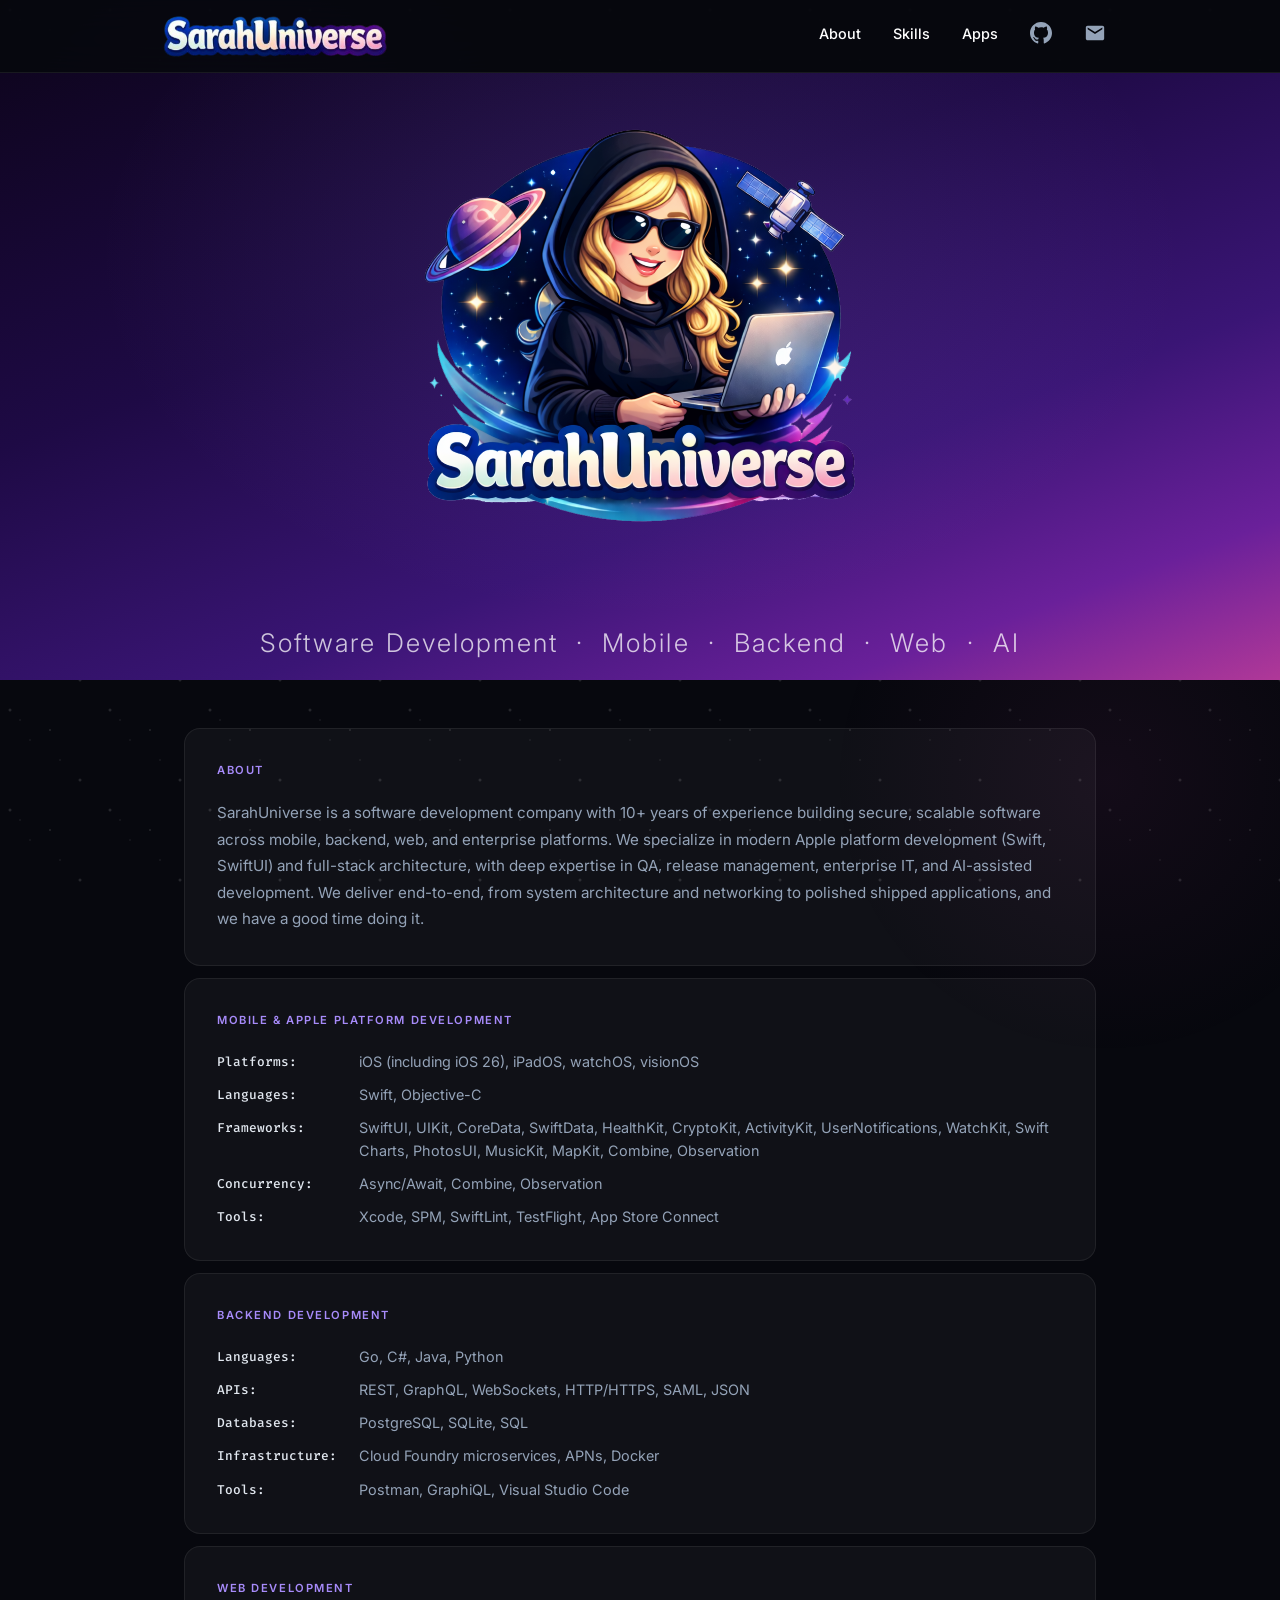
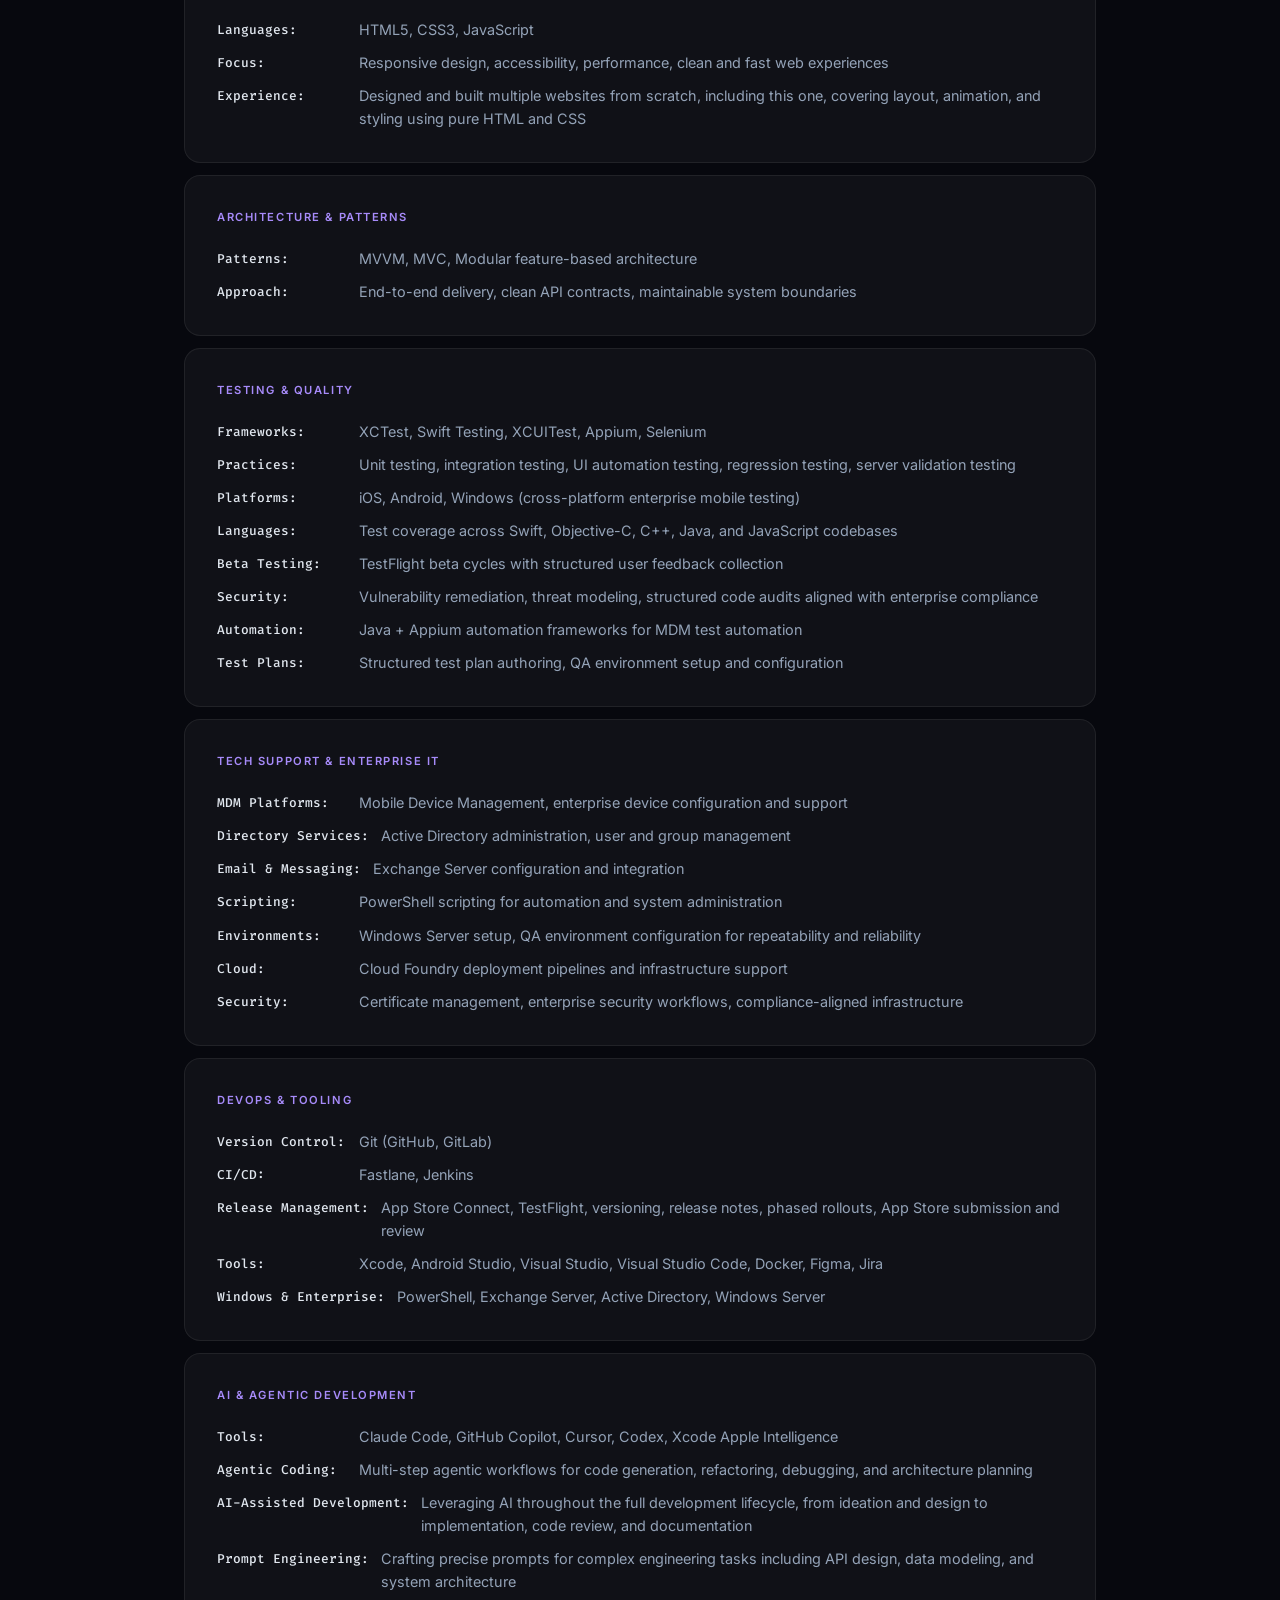
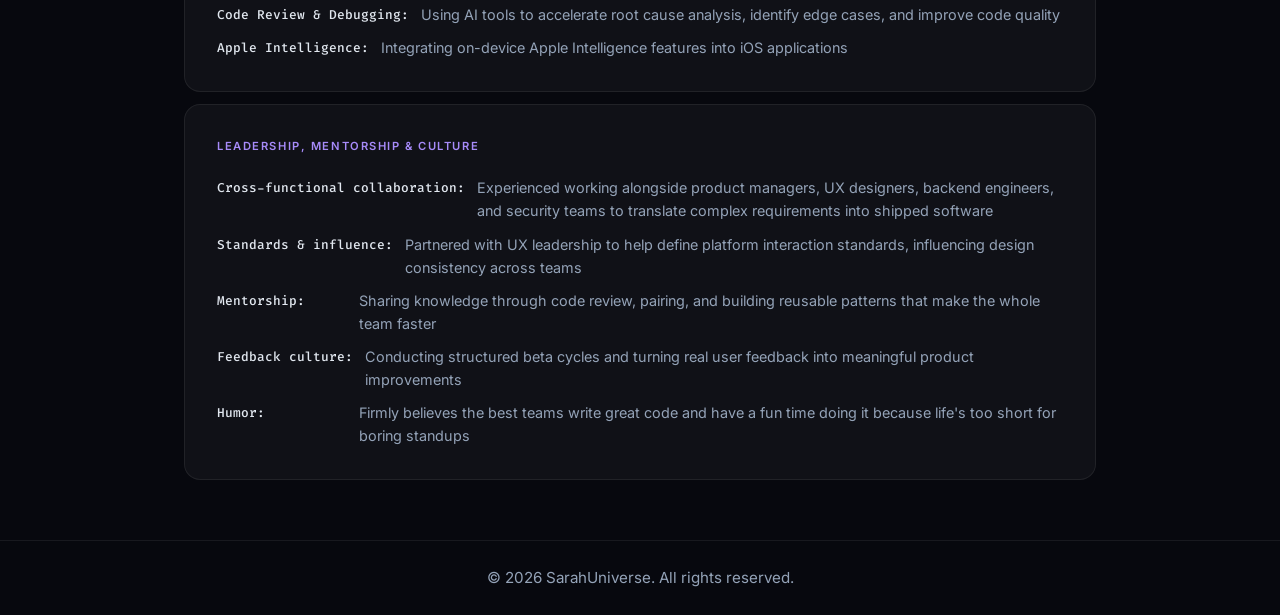
<file: index.html>
<!DOCTYPE html>
<html lang="en">
<head>
  <meta charset="UTF-8" />
  <meta name="viewport" content="width=device-width, initial-scale=1.0"/>
  <title>SarahUniverse: Software Development</title>
  <link rel="stylesheet" href="style.css"/>
</head>
<body>
  <div class="stars"></div>
  <div class="stars2"></div>
  <div class="stars3"></div>

  <nav class="navbar">
    <div class="nav-container">
      <div class="nav-brand">
        <img src="assets/name-transparent.png" class="nav-logo" alt="SarahUniverse Logo">
        <span class="brand-name">SarahUniverse</span>
      </div>
      <ul class="nav-links">
        <li><a href="#about">About</a></li>
        <li><a href="#skills">Skills</a></li>
        <li><a href="apps.html">Apps</a></li>
        <li>
          <a href="https://github.com/OGSarah" target="_blank" rel="noopener" class="github-icon-link" aria-label="GitHub profile">
            <svg class="github-icon" xmlns="http://www.w3.org/2000/svg" viewBox="0 0 24 24" aria-hidden="true">
              <path d="M12 0C5.374 0 0 5.373 0 12c0 5.302 3.438 9.8 8.207 11.387.599.111.793-.261.793-.577v-2.234c-3.338.726-4.033-1.416-4.033-1.416-.546-1.387-1.333-1.756-1.333-1.756-1.089-.745.083-.729.083-.729 1.205.084 1.839 1.237 1.839 1.237 1.07 1.834 2.807 1.304 3.492.997.107-.775.418-1.305.762-1.604-2.665-.305-5.467-1.334-5.467-5.931 0-1.311.469-2.381 1.236-3.221-.124-.303-.535-1.524.117-3.176 0 0 1.008-.322 3.301 1.23A11.509 11.509 0 0 1 12 5.803c.96.005 1.927.138 2.993.404 2.291-1.552 3.297-1.23 3.297-1.23.653 1.653.242 2.874.118 3.176.77.84 1.235 1.911 1.235 3.221 0 4.609-2.807 5.624-5.479 5.921.43.372.823 1.102.823 2.222v3.293c0 .319.192.694.801.576C20.566 21.797 24 17.3 24 12c0-6.627-5.373-12-12-12z"/>
            </svg>
          </a>
        </li>
        <li>
          <a href="mailto:sarah@sarahuniverse.com" class="github-icon-link" aria-label="Send email">
            <svg class="github-icon" xmlns="http://www.w3.org/2000/svg" viewBox="0 0 24 24" aria-hidden="true">
              <path d="M20 4H4c-1.1 0-2 .9-2 2v12c0 1.1.9 2 2 2h16c1.1 0 2-.9 2-2V6c0-1.1-.9-2-2-2zm0 4-8 5-8-5V6l8 5 8-5v2z"/>
            </svg>
          </a>
        </li>
      </ul>
    </div>
  </nav>

  <header class="header">
    <img src="assets/logo-transparent.png" class="header-logo" alt="SarahUniverse Logo">
    <p class="tagline">Software Development &nbsp;·&nbsp; Mobile &nbsp;·&nbsp; Backend &nbsp;·&nbsp; Web &nbsp;·&nbsp; AI</p>
  </header>

  <main class="content">

    <section id="about">
      <h2>About</h2>
      <p>SarahUniverse is a software development company with 10+ years of experience building secure, scalable software across mobile, backend, web, and enterprise platforms. We specialize in modern Apple platform development (Swift, SwiftUI) and full-stack architecture, with deep expertise in QA, release management, enterprise IT, and AI-assisted development. We deliver end-to-end, from system architecture and networking to polished shipped applications, and we have a good time doing it.</p>
    </section>

    <section id="skills">
      <h2>Mobile &amp; Apple Platform Development</h2>
      <ul>
        <li><strong>Platforms:</strong> iOS (including iOS 26), iPadOS, watchOS, visionOS</li>
        <li><strong>Languages:</strong> Swift, Objective-C</li>
        <li><strong>Frameworks:</strong> SwiftUI, UIKit, CoreData, SwiftData, HealthKit, CryptoKit, ActivityKit, UserNotifications, WatchKit, Swift Charts, PhotosUI, MusicKit, MapKit, Combine, Observation</li>
        <li><strong>Concurrency:</strong> Async/Await, Combine, Observation</li>
        <li><strong>Tools:</strong> Xcode, SPM, SwiftLint, TestFlight, App Store Connect</li>
      </ul>
    </section>

    <section>
      <h2>Backend Development</h2>
      <ul>
        <li><strong>Languages:</strong> Go, C#, Java, Python</li>
        <li><strong>APIs:</strong> REST, GraphQL, WebSockets, HTTP/HTTPS, SAML, JSON</li>
        <li><strong>Databases:</strong> PostgreSQL, SQLite, SQL</li>
        <li><strong>Infrastructure:</strong> Cloud Foundry microservices, APNs, Docker</li>
        <li><strong>Tools:</strong> Postman, GraphiQL, Visual Studio Code</li>
      </ul>
    </section>

    <section>
      <h2>Web Development</h2>
      <ul>
        <li><strong>Languages:</strong> HTML5, CSS3, JavaScript</li>
        <li><strong>Focus:</strong> Responsive design, accessibility, performance, clean and fast web experiences</li>
        <li><strong>Experience:</strong> Designed and built multiple websites from scratch, including this one, covering layout, animation, and styling using pure HTML and CSS</li>
      </ul>
    </section>

    <section>
      <h2>Architecture &amp; Patterns</h2>
      <ul>
        <li><strong>Patterns:</strong> MVVM, MVC, Modular feature-based architecture</li>
        <li><strong>Approach:</strong> End-to-end delivery, clean API contracts, maintainable system boundaries</li>
      </ul>
    </section>

    <section>
      <h2>Testing &amp; Quality</h2>
      <ul>
        <li><strong>Frameworks:</strong> XCTest, Swift Testing, XCUITest, Appium, Selenium</li>
        <li><strong>Practices:</strong> Unit testing, integration testing, UI automation testing, regression testing, server validation testing</li>
        <li><strong>Platforms:</strong> iOS, Android, Windows (cross-platform enterprise mobile testing)</li>
        <li><strong>Languages:</strong> Test coverage across Swift, Objective-C, C++, Java, and JavaScript codebases</li>
        <li><strong>Beta Testing:</strong> TestFlight beta cycles with structured user feedback collection</li>
        <li><strong>Security:</strong> Vulnerability remediation, threat modeling, structured code audits aligned with enterprise compliance</li>
        <li><strong>Automation:</strong> Java + Appium automation frameworks for MDM test automation</li>
        <li><strong>Test Plans:</strong> Structured test plan authoring, QA environment setup and configuration</li>
      </ul>
    </section>

    <section>
      <h2>Tech Support &amp; Enterprise IT</h2>
      <ul>
        <li><strong>MDM Platforms:</strong> Mobile Device Management, enterprise device configuration and support</li>
        <li><strong>Directory Services:</strong> Active Directory administration, user and group management</li>
        <li><strong>Email &amp; Messaging:</strong> Exchange Server configuration and integration</li>
        <li><strong>Scripting:</strong> PowerShell scripting for automation and system administration</li>
        <li><strong>Environments:</strong> Windows Server setup, QA environment configuration for repeatability and reliability</li>
        <li><strong>Cloud:</strong> Cloud Foundry deployment pipelines and infrastructure support</li>
        <li><strong>Security:</strong> Certificate management, enterprise security workflows, compliance-aligned infrastructure</li>
      </ul>
    </section>

    <section>
      <h2>DevOps &amp; Tooling</h2>
      <ul>
        <li><strong>Version Control:</strong> Git (GitHub, GitLab)</li>
        <li><strong>CI/CD:</strong> Fastlane, Jenkins</li>
        <li><strong>Release Management:</strong> App Store Connect, TestFlight, versioning, release notes, phased rollouts, App Store submission and review</li>
        <li><strong>Tools:</strong> Xcode, Android Studio, Visual Studio, Visual Studio Code, Docker, Figma, Jira</li>
        <li><strong>Windows &amp; Enterprise:</strong> PowerShell, Exchange Server, Active Directory, Windows Server</li>
      </ul>
    </section>

    <section>
      <h2>AI &amp; Agentic Development</h2>
      <ul>
        <li><strong>Tools:</strong> Claude Code, GitHub Copilot, Cursor, Codex, Xcode Apple Intelligence</li>
        <li><strong>Agentic Coding:</strong> Multi-step agentic workflows for code generation, refactoring, debugging, and architecture planning</li>
        <li><strong>AI-Assisted Development:</strong> Leveraging AI throughout the full development lifecycle, from ideation and design to implementation, code review, and documentation</li>
        <li><strong>Prompt Engineering:</strong> Crafting precise prompts for complex engineering tasks including API design, data modeling, and system architecture</li>
        <li><strong>Code Review &amp; Debugging:</strong> Using AI tools to accelerate root cause analysis, identify edge cases, and improve code quality</li>
        <li><strong>Apple Intelligence:</strong> Integrating on-device Apple Intelligence features into iOS applications</li>
      </ul>
    </section>

    <section>
      <h2>Leadership, Mentorship &amp; Culture</h2>
      <ul>
        <li><strong>Cross-functional collaboration:</strong> Experienced working alongside product managers, UX designers, backend engineers, and security teams to translate complex requirements into shipped software</li>
        <li><strong>Standards &amp; influence:</strong> Partnered with UX leadership to help define platform interaction standards, influencing design consistency across teams</li>
        <li><strong>Mentorship:</strong> Sharing knowledge through code review, pairing, and building reusable patterns that make the whole team faster</li>
        <li><strong>Feedback culture:</strong> Conducting structured beta cycles and turning real user feedback into meaningful product improvements</li>
        <li><strong>Humor:</strong> Firmly believes the best teams write great code and have a fun time doing it because life's too short for boring standups</li>
      </ul>
    </section>

  </main>

  <footer>
    <p>&copy; 2026 SarahUniverse. All rights reserved.</p>
  </footer>

</body>
</html>
</file>
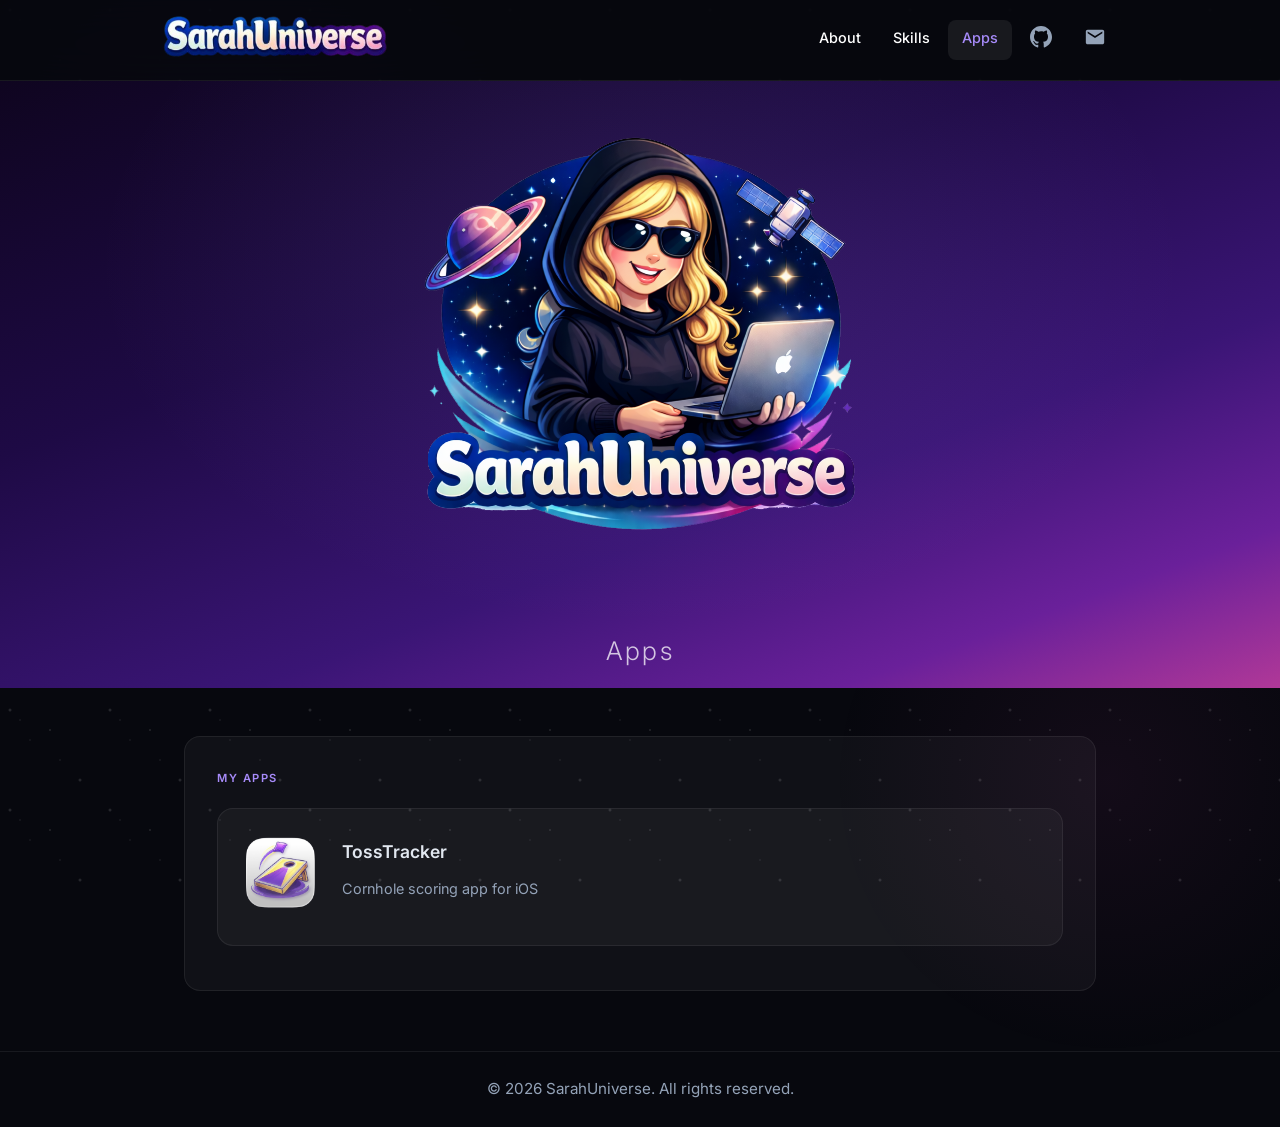
<file: apps.html>
<!DOCTYPE html>
<html lang="en">
<head>
  <meta charset="UTF-8" />
  <meta name="viewport" content="width=device-width, initial-scale=1.0"/>
  <title>Apps — SarahUniverse</title>
  <link rel="stylesheet" href="style.css"/>
</head>
<body>
  <div class="stars"></div>
  <div class="stars2"></div>
  <div class="stars3"></div>

  <nav class="navbar">
    <div class="nav-container">
      <div class="nav-brand">
        <a href="index.html"><img src="assets/name-transparent.png" class="nav-logo" alt="SarahUniverse Logo"></a>
        <a href="index.html" class="brand-name">SarahUniverse</a>
      </div>
      <ul class="nav-links">
        <li><a href="index.html#about">About</a></li>
        <li><a href="index.html#skills">Skills</a></li>
        <li><a href="apps.html" class="active">Apps</a></li>
        <li>
          <a href="https://github.com/OGSarah" target="_blank" rel="noopener" class="github-icon-link" aria-label="GitHub profile">
            <svg class="github-icon" xmlns="http://www.w3.org/2000/svg" viewBox="0 0 24 24" aria-hidden="true">
              <path d="M12 0C5.374 0 0 5.373 0 12c0 5.302 3.438 9.8 8.207 11.387.599.111.793-.261.793-.577v-2.234c-3.338.726-4.033-1.416-4.033-1.416-.546-1.387-1.333-1.756-1.333-1.756-1.089-.745.083-.729.083-.729 1.205.084 1.839 1.237 1.839 1.237 1.07 1.834 2.807 1.304 3.492.997.107-.775.418-1.305.762-1.604-2.665-.305-5.467-1.334-5.467-5.931 0-1.311.469-2.381 1.236-3.221-.124-.303-.535-1.524.117-3.176 0 0 1.008-.322 3.301 1.23A11.509 11.509 0 0 1 12 5.803c.96.005 1.927.138 2.993.404 2.291-1.552 3.297-1.23 3.297-1.23.653 1.653.242 2.874.118 3.176.77.84 1.235 1.911 1.235 3.221 0 4.609-2.807 5.624-5.479 5.921.43.372.823 1.102.823 2.222v3.293c0 .319.192.694.801.576C20.566 21.797 24 17.3 24 12c0-6.627-5.373-12-12-12z"/>
            </svg>
          </a>
        </li>
        <li>
          <a href="mailto:sarah@sarahuniverse.com" class="github-icon-link" aria-label="Send email">
            <svg class="github-icon" xmlns="http://www.w3.org/2000/svg" viewBox="0 0 24 24" aria-hidden="true">
              <path d="M20 4H4c-1.1 0-2 .9-2 2v12c0 1.1.9 2 2 2h16c1.1 0 2-.9 2-2V6c0-1.1-.9-2-2-2zm0 4-8 5-8-5V6l8 5 8-5v2z"/>
            </svg>
          </a>
        </li>
      </ul>
    </div>
  </nav>

  <header class="header">
    <img src="assets/logo-transparent.png" class="header-logo" alt="SarahUniverse Logo">
    <p class="tagline">Apps</p>
  </header>

  <main class="content">

    <section id="about">
      <h2>My Apps</h2>
      <div class="apps-grid">
        <a href="tosstracker.html" class="app-card">
          <div class="app-icon-wrap">
            <img src="assets/tosstrack-icon.png" alt="TossTracker icon">
          </div>
          <div class="app-info">
            <p class="app-name">TossTracker</p>
            <p class="app-description">Cornhole scoring app for iOS</p>
          </div>
        </a>
      </div>
    </section>

  </main>

  <footer>
    <p>&copy; 2026 SarahUniverse. All rights reserved.</p>
  </footer>

</body>
</html>
</file>
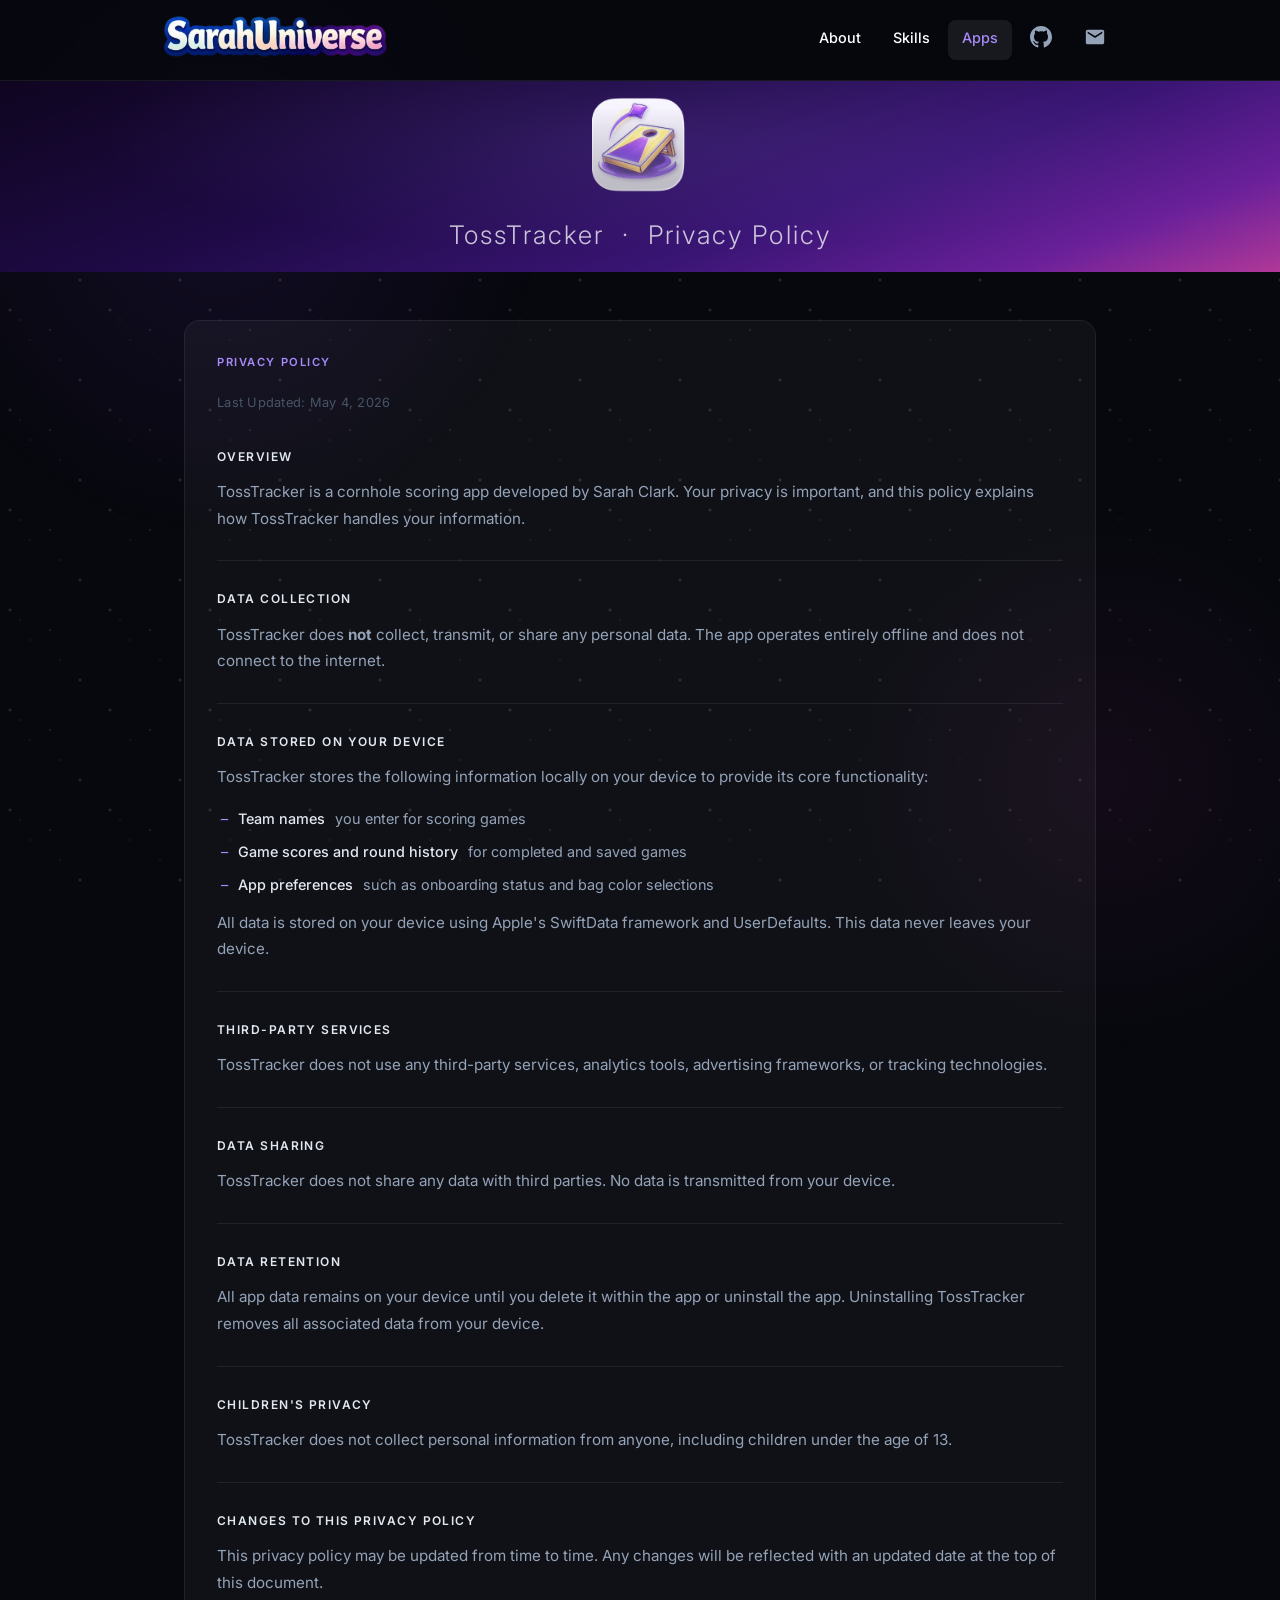
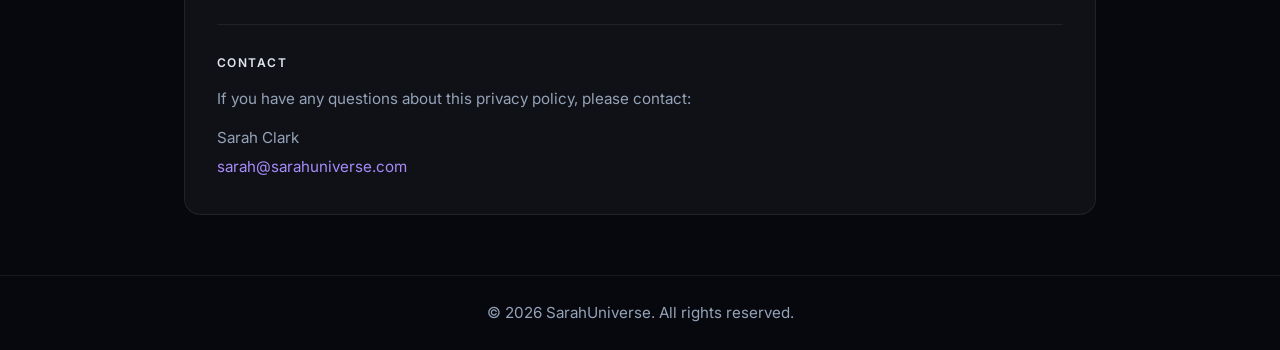
<file: tosstracker-privacy.html>
<!DOCTYPE html>
<html lang="en">
<head>
  <meta charset="UTF-8" />
  <meta name="viewport" content="width=device-width, initial-scale=1.0"/>
  <title>TossTracker Privacy Policy — SarahUniverse</title>
  <link rel="stylesheet" href="style.css"/>
</head>
<body>
  <div class="stars"></div>
  <div class="stars2"></div>
  <div class="stars3"></div>

  <nav class="navbar">
    <div class="nav-container">
      <div class="nav-brand">
        <a href="index.html"><img src="assets/name-transparent.png" class="nav-logo" alt="SarahUniverse Logo"></a>
        <a href="index.html" class="brand-name">SarahUniverse</a>
      </div>
      <ul class="nav-links">
        <li><a href="index.html#about">About</a></li>
        <li><a href="index.html#skills">Skills</a></li>
        <li><a href="apps.html" class="active">Apps</a></li>
        <li>
          <a href="https://github.com/OGSarah" target="_blank" rel="noopener" class="github-icon-link" aria-label="GitHub profile">
            <svg class="github-icon" xmlns="http://www.w3.org/2000/svg" viewBox="0 0 24 24" aria-hidden="true">
              <path d="M12 0C5.374 0 0 5.373 0 12c0 5.302 3.438 9.8 8.207 11.387.599.111.793-.261.793-.577v-2.234c-3.338.726-4.033-1.416-4.033-1.416-.546-1.387-1.333-1.756-1.333-1.756-1.089-.745.083-.729.083-.729 1.205.084 1.839 1.237 1.839 1.237 1.07 1.834 2.807 1.304 3.492.997.107-.775.418-1.305.762-1.604-2.665-.305-5.467-1.334-5.467-5.931 0-1.311.469-2.381 1.236-3.221-.124-.303-.535-1.524.117-3.176 0 0 1.008-.322 3.301 1.23A11.509 11.509 0 0 1 12 5.803c.96.005 1.927.138 2.993.404 2.291-1.552 3.297-1.23 3.297-1.23.653 1.653.242 2.874.118 3.176.77.84 1.235 1.911 1.235 3.221 0 4.609-2.807 5.624-5.479 5.921.43.372.823 1.102.823 2.222v3.293c0 .319.192.694.801.576C20.566 21.797 24 17.3 24 12c0-6.627-5.373-12-12-12z"/>
            </svg>
          </a>
        </li>
        <li>
          <a href="mailto:sarah@sarahuniverse.com" class="github-icon-link" aria-label="Send email">
            <svg class="github-icon" xmlns="http://www.w3.org/2000/svg" viewBox="0 0 24 24" aria-hidden="true">
              <path d="M20 4H4c-1.1 0-2 .9-2 2v12c0 1.1.9 2 2 2h16c1.1 0 2-.9 2-2V6c0-1.1-.9-2-2-2zm0 4-8 5-8-5V6l8 5 8-5v2z"/>
            </svg>
          </a>
        </li>
      </ul>
    </div>
  </nav>

  <header class="header">
    <img src="assets/tosstrack-icon.png" class="app-header-icon" alt="TossTracker icon">
    <p class="tagline">TossTracker &nbsp;·&nbsp; Privacy Policy</p>
  </header>

  <main class="content">

    <section id="privacy">
      <h2>Privacy Policy</h2>
      <p class="policy-updated">Last Updated: May 4, 2026</p>

      <div class="policy-block">
        <h3 class="policy-heading">Overview</h3>
        <p>TossTracker is a cornhole scoring app developed by Sarah Clark. Your privacy is important, and this policy explains how TossTracker handles your information.</p>
      </div>

      <div class="policy-block">
        <h3 class="policy-heading">Data Collection</h3>
        <p>TossTracker does <strong>not</strong> collect, transmit, or share any personal data. The app operates entirely offline and does not connect to the internet.</p>
      </div>

      <div class="policy-block">
        <h3 class="policy-heading">Data Stored on Your Device</h3>
        <p>TossTracker stores the following information locally on your device to provide its core functionality:</p>
        <ul class="policy-list">
          <li><strong>Team names</strong> you enter for scoring games</li>
          <li><strong>Game scores and round history</strong> for completed and saved games</li>
          <li><strong>App preferences</strong> such as onboarding status and bag color selections</li>
        </ul>
        <p>All data is stored on your device using Apple's SwiftData framework and UserDefaults. This data never leaves your device.</p>
      </div>

      <div class="policy-block">
        <h3 class="policy-heading">Third-Party Services</h3>
        <p>TossTracker does not use any third-party services, analytics tools, advertising frameworks, or tracking technologies.</p>
      </div>

      <div class="policy-block">
        <h3 class="policy-heading">Data Sharing</h3>
        <p>TossTracker does not share any data with third parties. No data is transmitted from your device.</p>
      </div>

      <div class="policy-block">
        <h3 class="policy-heading">Data Retention</h3>
        <p>All app data remains on your device until you delete it within the app or uninstall the app. Uninstalling TossTracker removes all associated data from your device.</p>
      </div>

      <div class="policy-block">
        <h3 class="policy-heading">Children's Privacy</h3>
        <p>TossTracker does not collect personal information from anyone, including children under the age of 13.</p>
      </div>

      <div class="policy-block">
        <h3 class="policy-heading">Changes to This Privacy Policy</h3>
        <p>This privacy policy may be updated from time to time. Any changes will be reflected with an updated date at the top of this document.</p>
      </div>

      <div class="policy-block">
        <h3 class="policy-heading">Contact</h3>
        <p>If you have any questions about this privacy policy, please contact:</p>
        <p class="policy-contact">Sarah Clark<br><a href="mailto:sarah@sarahuniverse.com">sarah@sarahuniverse.com</a></p>
      </div>
    </section>

  </main>

  <footer>
    <p>&copy; 2026 SarahUniverse. All rights reserved.</p>
  </footer>

</body>
</html>
</file>
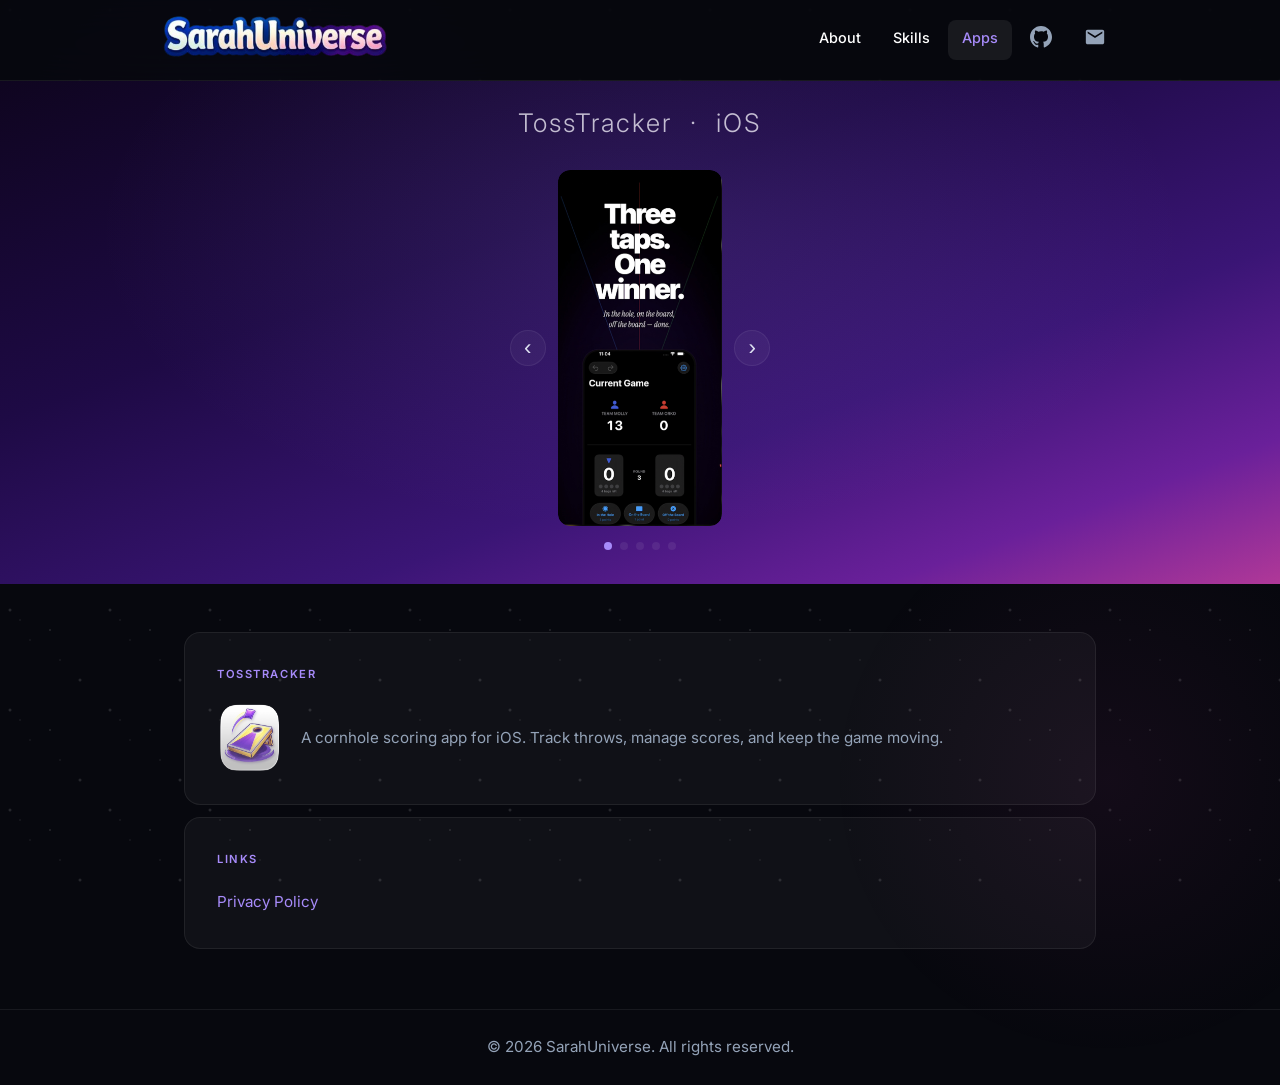
<file: tosstracker.html>
<!DOCTYPE html>
<html lang="en">
<head>
  <meta charset="UTF-8" />
  <meta name="viewport" content="width=device-width, initial-scale=1.0"/>
  <title>TossTracker — SarahUniverse</title>
  <link rel="stylesheet" href="style.css"/>
</head>
<body>
  <div class="stars"></div>
  <div class="stars2"></div>
  <div class="stars3"></div>

  <nav class="navbar">
    <div class="nav-container">
      <div class="nav-brand">
        <a href="index.html"><img src="assets/name-transparent.png" class="nav-logo" alt="SarahUniverse Logo"></a>
        <a href="index.html" class="brand-name">SarahUniverse</a>
      </div>
      <ul class="nav-links">
        <li><a href="index.html#about">About</a></li>
        <li><a href="index.html#skills">Skills</a></li>
        <li><a href="apps.html" class="active">Apps</a></li>
        <li>
          <a href="https://github.com/OGSarah" target="_blank" rel="noopener" class="github-icon-link" aria-label="GitHub profile">
            <svg class="github-icon" xmlns="http://www.w3.org/2000/svg" viewBox="0 0 24 24" aria-hidden="true">
              <path d="M12 0C5.374 0 0 5.373 0 12c0 5.302 3.438 9.8 8.207 11.387.599.111.793-.261.793-.577v-2.234c-3.338.726-4.033-1.416-4.033-1.416-.546-1.387-1.333-1.756-1.333-1.756-1.089-.745.083-.729.083-.729 1.205.084 1.839 1.237 1.839 1.237 1.07 1.834 2.807 1.304 3.492.997.107-.775.418-1.305.762-1.604-2.665-.305-5.467-1.334-5.467-5.931 0-1.311.469-2.381 1.236-3.221-.124-.303-.535-1.524.117-3.176 0 0 1.008-.322 3.301 1.23A11.509 11.509 0 0 1 12 5.803c.96.005 1.927.138 2.993.404 2.291-1.552 3.297-1.23 3.297-1.23.653 1.653.242 2.874.118 3.176.77.84 1.235 1.911 1.235 3.221 0 4.609-2.807 5.624-5.479 5.921.43.372.823 1.102.823 2.222v3.293c0 .319.192.694.801.576C20.566 21.797 24 17.3 24 12c0-6.627-5.373-12-12-12z"/>
            </svg>
          </a>
        </li>
        <li>
          <a href="mailto:sarah@sarahuniverse.com" class="github-icon-link" aria-label="Send email">
            <svg class="github-icon" xmlns="http://www.w3.org/2000/svg" viewBox="0 0 24 24" aria-hidden="true">
              <path d="M20 4H4c-1.1 0-2 .9-2 2v12c0 1.1.9 2 2 2h16c1.1 0 2-.9 2-2V6c0-1.1-.9-2-2-2zm0 4-8 5-8-5V6l8 5 8-5v2z"/>
            </svg>
          </a>
        </li>
      </ul>
    </div>
  </nav>

  <header class="header">
    <p class="tagline">TossTracker &nbsp;·&nbsp; iOS</p>
    <div class="carousel-wrap">
      <div class="carousel">
        <button class="carousel-btn carousel-prev" aria-label="Previous screenshot">&#8249;</button>
        <div class="carousel-track-wrap">
          <div class="carousel-track">
            <img src="assets/tt-three-taps.jpg" alt="Three taps. One winner." class="carousel-slide">
            <img src="assets/tt-first-to-21.jpg" alt="First to 21 wins." class="carousel-slide">
            <img src="assets/tt-pick-your-colors.jpg" alt="Pick your colors." class="carousel-slide">
            <img src="assets/tt-never-lose.jpg" alt="Never lose a game." class="carousel-slide">
            <img src="assets/tt-find-any-match.jpg" alt="Find any match, fast." class="carousel-slide">
          </div>
        </div>
        <button class="carousel-btn carousel-next" aria-label="Next screenshot">&#8250;</button>
      </div>
      <div class="carousel-dots">
        <button class="carousel-dot active" aria-label="Slide 1"></button>
        <button class="carousel-dot" aria-label="Slide 2"></button>
        <button class="carousel-dot" aria-label="Slide 3"></button>
        <button class="carousel-dot" aria-label="Slide 4"></button>
        <button class="carousel-dot" aria-label="Slide 5"></button>
      </div>
    </div>
  </header>

  <main class="content">

    <section id="about">
      <h2>TossTracker</h2>
      <div class="app-about-row">
        <img src="assets/tosstrack-icon.png" class="app-about-icon" alt="TossTracker icon">
        <p>A cornhole scoring app for iOS. Track throws, manage scores, and keep the game moving.</p>
      </div>
    </section>

    <section id="links">
      <h2>Links</h2>
      <p><a href="tosstracker-privacy.html">Privacy Policy</a></p>
    </section>

  </main>

  <footer>
    <p>&copy; 2026 SarahUniverse. All rights reserved.</p>
  </footer>

  <script>
    const track = document.querySelector('.carousel-track');
    const slides = document.querySelectorAll('.carousel-slide');
    const dots = document.querySelectorAll('.carousel-dot');
    let current = 0;

    function goTo(n) {
      current = (n + slides.length) % slides.length;
      track.style.transform = `translateX(-${current * 100}%)`;
      dots.forEach((d, i) => d.classList.toggle('active', i === current));
    }

    document.querySelector('.carousel-prev').addEventListener('click', () => goTo(current - 1));
    document.querySelector('.carousel-next').addEventListener('click', () => goTo(current + 1));
    dots.forEach((dot, i) => dot.addEventListener('click', () => goTo(i)));

    // Touch swipe support
    let startX = 0;
    track.addEventListener('touchstart', e => { startX = e.touches[0].clientX; }, { passive: true });
    track.addEventListener('touchend', e => {
      const diff = startX - e.changedTouches[0].clientX;
      if (Math.abs(diff) > 40) goTo(current + (diff > 0 ? 1 : -1));
    });
  </script>
</body>
</html>
</file>
<file: style.css>
/* SarahUniverse — 2026 */

@import url('https://fonts.googleapis.com/css2?family=Inter:wght@300;400;500;600;700&family=Fira+Code:wght@400;500&display=swap');

:root {
  --bg: #07080e;
  --surface: rgba(255, 255, 255, 0.04);
  --surface-hover: rgba(255, 255, 255, 0.06);
  --border: rgba(255, 255, 255, 0.07);
  --border-glow: rgba(139, 92, 246, 0.3);
  --purple: #7c3aed;
  --purple-light: #a78bfa;
  --cosmic-blue: #38bdf8;
  --text: #e2e8f0;
  --text-muted: #94a3b8;
  --text-dim: #475569;
}

* {
  box-sizing: border-box;
}

body {
  margin: 0;
  font-family: 'Inter', sans-serif;
  background: var(--bg);
  color: var(--text);
  line-height: 1.7;
}

/* === BACKGROUND ORBS === */
body::before {
  content: '';
  position: fixed;
  top: -15%;
  left: -10%;
  width: 700px;
  height: 700px;
  background: radial-gradient(circle, rgba(124, 58, 237, 0.1) 0%, transparent 65%);
  pointer-events: none;
  z-index: 0;
}

body::after {
  content: '';
  position: fixed;
  bottom: -20%;
  right: -10%;
  width: 600px;
  height: 600px;
  background: radial-gradient(circle, rgba(192, 64, 160, 0.07) 0%, transparent 65%);
  pointer-events: none;
  z-index: 0;
}

/* === STARS (very subtle) === */
.stars, .stars2, .stars3 {
  position: fixed;
  width: 100%;
  height: 100%;
  top: 0; left: 0;
  z-index: 0;
  background: transparent;
  pointer-events: none;
}

.stars {
  background: transparent url('data:image/svg+xml;utf8,<svg width="100" height="100" xmlns="http://www.w3.org/2000/svg"><circle cx="10" cy="10" r="1.5" fill="white" /><circle cx="50" cy="30" r="1" fill="white"/><circle cx="80" cy="80" r="1.5" fill="white"/></svg>') repeat;
  animation: moveStars 100s linear infinite;
  opacity: 0.12;
}

.stars2 {
  background: transparent url('data:image/svg+xml;utf8,<svg width="100" height="100" xmlns="http://www.w3.org/2000/svg"><circle cx="20" cy="20" r="1" fill="white" /><circle cx="60" cy="60" r="1" fill="white"/></svg>') repeat;
  animation: moveStars 150s linear infinite;
  opacity: 0.07;
}

.stars3 {
  background: transparent url('data:image/svg+xml;utf8,<svg width="100" height="100" xmlns="http://www.w3.org/2000/svg"><circle cx="30" cy="40" r="1.2" fill="white" /></svg>') repeat;
  animation: moveStars 200s linear infinite;
  opacity: 0.05;
}

@keyframes moveStars {
  from { transform: translateY(0); }
  to { transform: translateY(-1000px); }
}

body > *:not(.stars):not(.stars2):not(.stars3) {
  position: relative;
  z-index: 1;
}

/* === NAVBAR === */
.navbar {
  position: sticky;
  top: 0;
  width: 100%;
  background: rgba(7, 8, 14, 0.8);
  backdrop-filter: blur(20px);
  -webkit-backdrop-filter: blur(20px);
  border-bottom: 1px solid var(--border);
  padding: 12px 24px;
  box-sizing: border-box;
  z-index: 10;
}

.nav-container {
  max-width: 960px;
  margin: 0 auto;
  width: 100%;
  display: flex;
  flex-direction: row;
  align-items: center;
  justify-content: space-between;
  overflow: visible;
}

.nav-brand {
  display: flex;
  align-items: center;
  gap: 10px;
  text-decoration: none;
}

.nav-logo {
  height: 48px;
  width: auto;
}

.brand-name {
  display: none;
  font-weight: 600;
  font-size: 1.15rem;
  color: var(--text);
  letter-spacing: 0.01em;
}

.nav-links {
  list-style: none;
  margin: 0;
  padding: 0;
  display: flex;
  flex-direction: row;
  gap: 4px;
}

.nav-links a {
  color: #ffffff;
  text-decoration: none;
  font-size: 0.9rem;
  font-weight: 500;
  padding: 6px 14px;
  border-radius: 8px;
  transition: color 0.15s ease, background 0.15s ease;
  display: inline-block;
}

.nav-links a:hover,
.nav-links a.active {
  color: var(--purple-light);
  background: rgba(255, 255, 255, 0.07);
}

/* === HEADER === */
.header {
  text-align: center;
  padding: 16px 20px 14px;
  background: linear-gradient(160deg, #0f0520 0%, #1e0a45 35%, #3a1575 65%, #6a209a 85%, #b03898 100%);
  color: white;
  position: relative;
  overflow: hidden;
}

.header::before {
  content: '';
  position: absolute;
  inset: 0;
  background: radial-gradient(ellipse at 50% 30%, rgba(167, 139, 250, 0.12) 0%, transparent 60%);
  pointer-events: none;
}

.header-logo {
  height: auto;
  width: clamp(260px, 45vw, 520px);
  max-width: 100%;
  margin-bottom: 0;
  position: relative;
  image-rendering: -webkit-optimize-contrast;
  image-rendering: crisp-edges;
}

.tagline {
  font-family: 'Inter', sans-serif;
  font-size: 1.6rem;
  font-weight: 300;
  color: rgba(255, 255, 255, 0.75);
  letter-spacing: 0.08em;
  margin-top: 4px;
  margin-bottom: 0;
}

/* === MAIN CONTENT === */
.content {
  max-width: 960px;
  margin: 0 auto;
  padding: 48px 24px;
}

section {
  background: var(--surface);
  border: 1px solid var(--border);
  padding: 32px;
  border-radius: 16px;
  margin-bottom: 12px;
  transition: border-color 0.25s ease, background 0.25s ease;
}

section:hover {
  background: var(--surface-hover);
  border-color: var(--border-glow);
}

h2 {
  font-size: 0.7rem;
  font-weight: 600;
  text-transform: uppercase;
  letter-spacing: 0.14em;
  color: var(--purple-light);
  margin-top: 0;
  margin-bottom: 20px;
  border: none;
  padding: 0;
}

ul {
  padding: 0;
  margin: 0;
  list-style: none;
  display: flex;
  flex-direction: column;
  gap: 10px;
}

ul li {
  color: var(--text-muted);
  font-size: 0.9rem;
  line-height: 1.6;
  display: flex;
  gap: 12px;
}

ul li strong {
  color: var(--text);
  font-weight: 500;
  min-width: 130px;
  flex-shrink: 0;
  font-family: 'Fira Code', monospace;
  font-size: 0.8rem;
  padding-top: 2px;
}

p {
  color: var(--text-muted);
  margin: 0;
  font-size: 0.95rem;
  line-height: 1.75;
}

a {
  color: var(--purple-light);
  text-decoration: none;
}

a:hover {
  color: var(--text);
  text-decoration: none;
}

/* === NAVBAR ACTIVE LINK === */
.nav-links a.active {
  color: var(--purple-light);
  background: rgba(255, 255, 255, 0.07);
}

/* === APP CARDS === */
.apps-grid {
  display: flex;
  flex-direction: column;
  gap: 12px;
}

.app-card {
  text-decoration: none;
  background: var(--surface);
  border: 1px solid var(--border);
  border-radius: 16px;
  padding: 28px;
  margin-bottom: 12px;
  display: flex;
  gap: 24px;
  align-items: flex-start;
  transition: border-color 0.25s ease, background 0.25s ease;
}

.app-card:hover {
  background: var(--surface-hover);
  border-color: var(--border-glow);
}

.app-icon-wrap {
  flex-shrink: 0;
}

.app-icon-placeholder {
  width: 72px;
  height: 72px;
  border-radius: 16px;
  background: linear-gradient(135deg, var(--purple), #b03898);
}

.app-icon-wrap img {
  width: 72px;
  height: 72px;
  border-radius: 16px;
  object-fit: cover;
}

.app-info {
  display: flex;
  flex-direction: column;
  gap: 8px;
}

.app-name {
  color: var(--text);
  font-size: 1.1rem;
  font-weight: 600;
  margin: 0;
  padding: 0;
  border: none;
  letter-spacing: 0;
  text-transform: none;
}

.app-description {
  color: var(--text-muted);
  margin: 0;
  font-size: 0.9rem;
}

.app-store-badge img {
  height: 36px;
  width: auto;
  margin-top: 4px;
  opacity: 0.9;
  transition: opacity 0.15s ease;
}

.app-store-badge:hover img {
  opacity: 1;
}

/* === APP PAGE HEADER ICON === */
.app-header-icon {
  width: 96px;
  height: 96px;
  border-radius: 22%;
  object-fit: cover;
  margin-bottom: 8px;
}

/* === PRIVACY POLICY === */
.policy-updated {
  font-size: 0.8rem;
  color: var(--text-dim);
  margin-bottom: 32px;
  letter-spacing: 0.02em;
}

.policy-block {
  margin-bottom: 28px;
  padding-bottom: 28px;
  border-bottom: 1px solid var(--border);
}

.policy-block:last-child {
  margin-bottom: 0;
  padding-bottom: 0;
  border-bottom: none;
}

.policy-heading {
  font-size: 0.75rem;
  font-weight: 600;
  text-transform: uppercase;
  letter-spacing: 0.12em;
  color: var(--text);
  margin: 0 0 12px 0;
}

.policy-block p + p {
  margin-top: 12px;
}

.policy-list {
  flex-direction: column;
  gap: 8px;
  margin: 14px 0;
  padding-left: 4px;
}

.policy-list li {
  display: flex;
  gap: 10px;
  color: var(--text-muted);
  font-size: 0.9rem;
  line-height: 1.6;
  align-items: baseline;
}

.policy-list li::before {
  content: '–';
  color: var(--purple-light);
  flex-shrink: 0;
}

.policy-list li strong {
  color: var(--text);
  font-weight: 500;
  font-family: inherit;
  font-size: inherit;
  min-width: unset;
}

.policy-contact {
  margin-top: 12px;
  line-height: 1.9;
}

/* === SCREENSHOT CAROUSEL === */
.carousel-wrap {
  display: flex;
  flex-direction: column;
  align-items: center;
  padding: 24px 0 20px;
}

.carousel {
  display: flex;
  align-items: center;
  gap: 12px;
  width: 21%;
}

.app-about-row {
  display: flex;
  align-items: center;
  gap: 16px;
}

.app-about-icon {
  width: 68px;
  height: 68px;
  border-radius: 22%;
  flex-shrink: 0;
}

.carousel-track-wrap {
  flex: 1;
  overflow: hidden;
  border-radius: 12px;
}

.carousel-track {
  display: flex;
  transition: transform 0.4s ease;
  will-change: transform;
}

.carousel-slide {
  min-width: 100%;
  width: 100%;
  height: auto;
  display: block;
  border-radius: 12px;
  object-fit: contain;
}

.carousel-btn {
  flex-shrink: 0;
  background: var(--surface);
  border: 1px solid var(--border);
  color: var(--text);
  width: 36px;
  height: 36px;
  border-radius: 50%;
  font-size: 1.4rem;
  line-height: 1;
  cursor: pointer;
  display: flex;
  align-items: center;
  justify-content: center;
  transition: background 0.2s, border-color 0.2s;
}

.carousel-btn:hover {
  background: var(--surface-hover);
  border-color: var(--border-glow);
}

.carousel-dots {
  display: flex;
  justify-content: center;
  gap: 8px;
  margin-top: 16px;
}

.carousel-dot {
  width: 8px;
  height: 8px;
  border-radius: 50%;
  border: none;
  background: var(--border);
  cursor: pointer;
  padding: 0;
  transition: background 0.2s;
}

.carousel-dot.active {
  background: var(--purple-light);
}


/* === GITHUB ICON === */
.github-icon-link {
  display: inline-flex;
  align-items: center;
  justify-content: center;
  transition: transform 0.2s;
}

.github-icon-link:hover {
  transform: scale(1.2);
}

.github-icon {
  width: 22px;
  height: 22px;
  fill: var(--text-muted);
  transition: fill 0.2s;
}

.github-icon-link:hover .github-icon {
  fill: var(--purple-light);
}

/* === FOOTER === */
footer {
  text-align: center;
  border-top: 1px solid var(--border);
  padding: 24px;
  color: var(--text-dim);
  font-size: 0.8rem;
}

/* === RESPONSIVE / MOBILE === */
@media (max-width: 640px) {

  .nav-logo {
    height: 22px;
    max-width: 140px;
  }

  .navbar {
    padding: 12px 16px;
  }

  .nav-links a {
    font-size: 0.82rem;
    padding: 6px 10px;
  }


  .tagline {
    font-size: 1.1rem;
    letter-spacing: 0.04em;
  }

  /* Content & sections: reduce padding */
  .content {
    padding: 24px 16px;
  }

  section {
    padding: 20px 16px;
  }

  /* List items: stack label above value instead of side-by-side */
  ul li {
    flex-direction: column;
    gap: 3px;
  }

  ul li strong {
    min-width: unset;
  }

  /* App cards: stack icon above info */
  .app-card {
    flex-direction: column;
    gap: 16px;
  }

  /* Policy list: keep dash and text side-by-side (override global ul li stacking) */
  .carousel {
    width: 85%;
  }

  .app-about-row {
    flex-direction: row;
    align-items: flex-start;
  }

  .policy-list li {
    flex-direction: row;
    align-items: baseline;
    gap: 10px;
  }

  .policy-block {
    padding-bottom: 22px;
    margin-bottom: 22px;
  }
}
</file>
